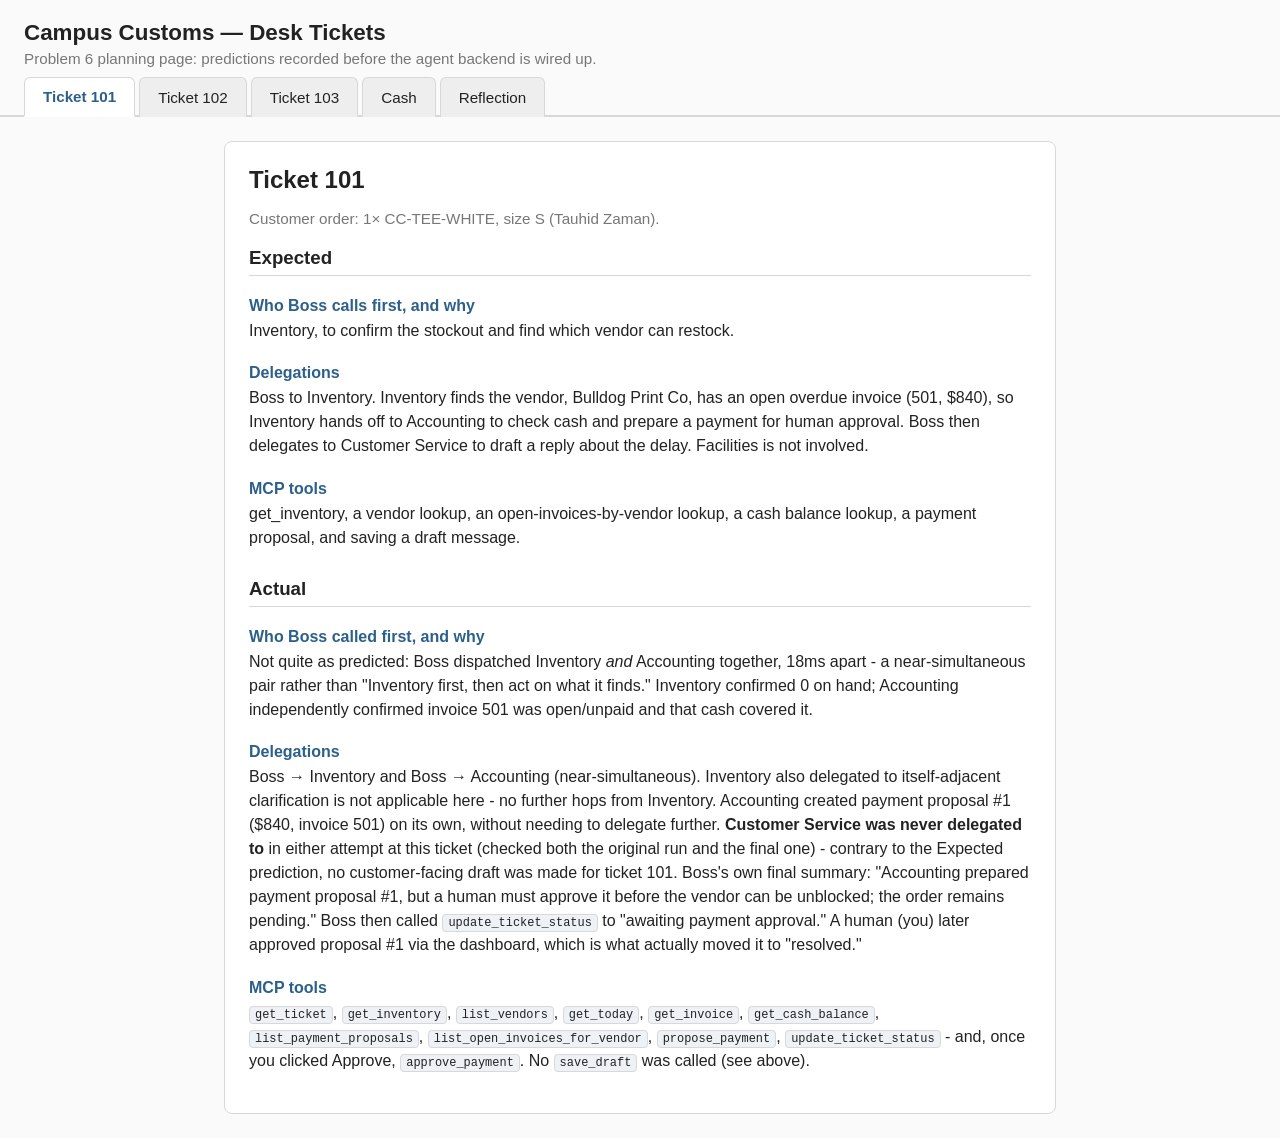
<file: output/desk_tickets.html>
<!DOCTYPE html>
<html lang="en">
<head>
<meta charset="UTF-8">
<title>Campus Customs — Desk Tickets</title>
<style>
  :root {
    --border: #d8d8d8;
    --bg: #fafafa;
    --accent: #2c5f8a;
    --text: #222;
    --muted: #777;
  }
  * { box-sizing: border-box; }
  body {
    font-family: -apple-system, Segoe UI, Helvetica, Arial, sans-serif;
    margin: 0;
    padding: 0;
    background: var(--bg);
    color: var(--text);
  }
  header {
    padding: 20px 24px 8px 24px;
  }
  header h1 {
    margin: 0 0 4px 0;
    font-size: 1.4em;
  }
  header p {
    margin: 0;
    color: var(--muted);
    font-size: 0.95em;
  }
  nav.tabs {
    display: flex;
    gap: 4px;
    padding: 0 24px;
    border-bottom: 2px solid var(--border);
    flex-wrap: wrap;
  }
  nav.tabs button {
    font: inherit;
    font-size: 0.95em;
    padding: 10px 18px;
    border: 1px solid var(--border);
    border-bottom: none;
    background: #eee;
    color: var(--text);
    cursor: pointer;
    border-radius: 6px 6px 0 0;
    position: relative;
    top: 2px;
  }
  nav.tabs button.active {
    background: #fff;
    border-bottom: 2px solid #fff;
    font-weight: 600;
    color: var(--accent);
  }
  main {
    max-width: 880px;
    margin: 0 auto;
    padding: 24px;
  }
  .tab-panel {
    display: none;
    background: #fff;
    border: 1px solid var(--border);
    border-radius: 8px;
    padding: 24px;
  }
  .tab-panel.active {
    display: block;
  }
  .tagline {
    color: var(--muted);
    font-size: 0.95em;
    margin-top: -4px;
    margin-bottom: 20px;
  }
  h2 {
    margin-top: 0;
  }
  h3 {
    border-bottom: 1px solid var(--border);
    padding-bottom: 6px;
    margin-top: 28px;
  }
  h3:first-of-type {
    margin-top: 0;
  }
  h4 {
    margin-bottom: 4px;
    color: var(--accent);
    font-size: 1em;
  }
  .field {
    margin-bottom: 16px;
  }
  .field p {
    margin: 0;
    line-height: 1.5;
  }
  .placeholder {
    color: var(--muted);
    font-style: italic;
  }
  .coming-later {
    color: var(--muted);
    font-style: italic;
  }
  code {
    background: #eef2f6;
    border: 1px solid var(--border);
    border-radius: 4px;
    padding: 1px 5px;
    font-size: 0.92em;
  }
  #reflection ul {
    margin: 0 0 16px 0;
    padding-left: 22px;
  }
  #reflection li {
    margin-bottom: 8px;
    line-height: 1.5;
  }
  #reflection p {
    line-height: 1.55;
    margin: 0 0 14px 0;
  }
</style>
</head>
<body>

<header>
  <h1>Campus Customs — Desk Tickets</h1>
  <p>Problem 6 planning page: predictions recorded before the agent backend is wired up.</p>
</header>

<nav class="tabs">
  <button class="tab-btn active" data-tab="t101">Ticket 101</button>
  <button class="tab-btn" data-tab="t102">Ticket 102</button>
  <button class="tab-btn" data-tab="t103">Ticket 103</button>
  <button class="tab-btn" data-tab="cash">Cash</button>
  <button class="tab-btn" data-tab="reflection">Reflection</button>
</nav>

<main>

  <section id="t101" class="tab-panel active">
    <h2>Ticket 101</h2>
    <p class="tagline">Customer order: 1× CC-TEE-WHITE, size S (Tauhid Zaman).</p>

    <h3>Expected</h3>

    <div class="field">
      <h4>Who Boss calls first, and why</h4>
      <p>Inventory, to confirm the stockout and find which vendor can restock.</p>
    </div>

    <div class="field">
      <h4>Delegations</h4>
      <p>Boss to Inventory. Inventory finds the vendor, Bulldog Print Co, has an open overdue invoice (501, $840), so Inventory hands off to Accounting to check cash and prepare a payment for human approval. Boss then delegates to Customer Service to draft a reply about the delay. Facilities is not involved.</p>
    </div>

    <div class="field">
      <h4>MCP tools</h4>
      <p>get_inventory, a vendor lookup, an open-invoices-by-vendor lookup, a cash balance lookup, a payment proposal, and saving a draft message.</p>
    </div>

    <h3>Actual</h3>

    <div class="field">
      <h4>Who Boss called first, and why</h4>
      <p>Not quite as predicted: Boss dispatched Inventory <em>and</em> Accounting together, 18ms apart - a near-simultaneous pair rather than "Inventory first, then act on what it finds." Inventory confirmed 0 on hand; Accounting independently confirmed invoice 501 was open/unpaid and that cash covered it.</p>
    </div>

    <div class="field">
      <h4>Delegations</h4>
      <p>Boss &rarr; Inventory and Boss &rarr; Accounting (near-simultaneous). Inventory also delegated to itself-adjacent clarification is not applicable here - no further hops from Inventory. Accounting created payment proposal #1 ($840, invoice 501) on its own, without needing to delegate further. <strong>Customer Service was never delegated to</strong> in either attempt at this ticket (checked both the original run and the final one) - contrary to the Expected prediction, no customer-facing draft was made for ticket 101. Boss's own final summary: "Accounting prepared payment proposal #1, but a human must approve it before the vendor can be unblocked; the order remains pending." Boss then called <code>update_ticket_status</code> to "awaiting payment approval." A human (you) later approved proposal #1 via the dashboard, which is what actually moved it to "resolved."</p>
    </div>

    <div class="field">
      <h4>MCP tools</h4>
      <p><code>get_ticket</code>, <code>get_inventory</code>, <code>list_vendors</code>, <code>get_today</code>, <code>get_invoice</code>, <code>get_cash_balance</code>, <code>list_payment_proposals</code>, <code>list_open_invoices_for_vendor</code>, <code>propose_payment</code>, <code>update_ticket_status</code> - and, once you clicked Approve, <code>approve_payment</code>. No <code>save_draft</code> was called (see above).</p>
    </div>
  </section>

  <section id="t102" class="tab-panel">
    <h2>Ticket 102</h2>
    <p class="tagline">Rent notice: lease 1, Chapel Street shop (Elm City Properties).</p>

    <h3>Expected</h3>

    <div class="field">
      <h4>Who Boss calls first, and why</h4>
      <p>Facilities, because it owns leases and rent.</p>
    </div>

    <div class="field">
      <h4>Delegations</h4>
      <p>Boss to Facilities. Facilities hands off to Accounting to check cash and prepare the rent payment for human approval. Inventory and Customer Service are not involved.</p>
    </div>

    <div class="field">
      <h4>MCP tools</h4>
      <p>get_lease, a cash balance lookup, and a payment proposal.</p>
    </div>

    <h3>Actual</h3>

    <div class="field">
      <h4>Who Boss called first, and why</h4>
      <p>Matches the prediction's intent, with a wrinkle: Boss dispatched Facilities <em>and</em> Accounting together, 42ms apart, rather than Facilities alone first. Facilities confirmed the lease details; Accounting checked cash in parallel.</p>
    </div>

    <div class="field">
      <h4>Delegations</h4>
      <p>Boss &rarr; Facilities and Boss &rarr; Accounting (near-simultaneous), then one extra round-trip that wasn't predicted: Accounting &rarr; Facilities (re-asking lease details it could have gotten from Boss's original question) and Facilities &rarr; Accounting (confirming cash again) before Accounting settled and created payment proposal #2 ($2,400, lease 1). Inventory and Customer Service were correctly not involved, matching the prediction. Boss's final summary: "Accounting found that rent proposal #2 is already pending and needs human approval; no payment has been made," then called <code>update_ticket_status</code> to "awaiting payment approval." You later approved proposal #2 via the dashboard, moving it to "resolved."</p>
    </div>

    <div class="field">
      <h4>MCP tools</h4>
      <p><code>get_ticket</code>, <code>get_today</code>, <code>get_lease</code>, <code>get_cash_balance</code>, <code>list_payment_proposals</code>, <code>propose_payment</code>, <code>update_ticket_status</code> - and, once approved, <code>approve_payment</code>.</p>
    </div>
  </section>

  <section id="t103" class="tab-panel">
    <h2>Ticket 103</h2>
    <p class="tagline">Price-override request: 20× CC-HOOD-NAVY, size M, bulk discount (Yale AI Club).</p>

    <h3>Expected</h3>

    <div class="field">
      <h4>Who Boss calls first, and why</h4>
      <p>Inventory, because the shortfall of 12 decides whether we can fill the order at all.</p>
    </div>

    <div class="field">
      <h4>Delegations</h4>
      <p>Boss to Inventory to confirm stock, the shortfall, and the vendor (Bulldog Print Co, which is also tied to invoice 501). Boss then to Accounting to check the discount against the $22 cost and $58 list price and to check cash. Boss then to Customer Service to draft the reply. Facilities is not involved.</p>
    </div>

    <div class="field">
      <h4>MCP tools</h4>
      <p>get_inventory, get_pricing, a vendor lookup, a cash balance lookup, an open-invoices lookup, and saving a draft message.</p>
    </div>

    <div class="field">
      <h4>Cash note</h4>
      <p>Restocking 12 hoodies at $22 is about $264, but after rent and invoice 501 only about $160 of cash is left. I expect Accounting to flag the restock as unaffordable and the Boss to offer a partial fulfillment from the 8 in stock, with the discount kept above cost.</p>
    </div>

    <h3>Actual</h3>

    <p class="field" style="font-style: italic; color: var(--muted);">Note: this ticket needed four attempts total to reach its current final decision. (1) A pre-fix attempt hit a request-limit error after a Boss self-delegation bug. (2) A second attempt reached "awaiting pricing decision" and genuinely stopped there, because at that point Accounting had no discount-floor policy to apply. (3) A third attempt, run after the 30%-over-cost discount floor was added, resolved it at $50/unit. (4) After the Accounting&harr;Inventory delegation loop from attempt 3 was addressed in the prompts, the ticket was reopened and rerun once more to confirm the fix - described below - landing on $40/unit instead. Earlier attempts are kept in <code>output/audit_trail.json</code> for the full history; this section describes only the current, live result.</p>

    <div class="field">
      <h4>Who Boss called first, and why</h4>
      <p>Matches the prediction: Boss delegated to Inventory first (confirm stock/shortfall), waited for its result, then delegated to Accounting.</p>
    </div>

    <div class="field">
      <h4>Delegations</h4>
      <p>Boss &rarr; Inventory, then Boss &rarr; Accounting, matching the prediction. The targeted fix worked partially: Accounting &rarr; Inventory &rarr; Accounting happened <strong>once</strong> this run (down from three round-trips before) - a real improvement. But the ticket still used its full 6-delegation budget, because Customer Service then delegated to Inventory on its own (to confirm stock before drafting, which is legitimate per its own instructions, just not something the earlier fix was aimed at). Boss &rarr; Customer Service for the draft, matching the prediction.</p>
    </div>

    <div class="field">
      <h4>MCP tools</h4>
      <p><code>get_ticket</code>, <code>get_inventory</code>, <code>get_today</code>, <code>list_vendors</code>, <code>list_open_invoices_for_vendor</code>, <code>get_pricing</code>, <code>get_cash_balance</code>, <code>save_draft</code>, <code>update_ticket_status</code>. No <code>propose_payment</code> was called - correctly, since the final decision needed no payment at all.</p>
    </div>

    <div class="field">
      <h4>Cash note</h4>
      <p>Matches the prediction closely. Accounting priced the 8 available hoodies at <strong>$40.00</strong> each this run (above the 30% floor of $28.60; a different, also-valid number than the $50 chosen in the previous attempt - Accounting has discretion between the floor and list price), and declined the 12-unit shortfall: restocking would cost an estimated $264 against a $160 cash balance, so no restock was proposed - correctly noting there's no purchase-order tool to even action one. Worth flagging honestly: Boss itself caught that Customer Service's draft this run (draft #3) left out the price and the restock rationale entirely, and explicitly noted in its own summary "do not use as-is" - a good instance of Boss's own quality check catching a weaker draft, though the draft actually sitting on the board is incomplete.</p>
    </div>
  </section>

  <section id="cash" class="tab-panel">
    <h2>Cash</h2>

    <div class="field">
      <h4>Starting balance (after reset)</h4>
      <p><strong>$3,400.00</strong> - the original value in <code>data/campus_customs.db</code>, confirmed right after the working copy was reset.</p>
    </div>

    <div class="field">
      <h4>What changed, ticket by ticket</h4>
      <ul>
        <li><strong>Ticket 101</strong>: &minus;$840.00 - invoice 501 (Bulldog Print Co, CC-TEE-WHITE rush reprint), payment proposal #1, approved by Shraya.</li>
        <li><strong>Ticket 102</strong>: &minus;$2,400.00 - rent for lease 1 (Chapel Street shop, Elm City Properties), payment proposal #2, approved by Shraya.</li>
        <li><strong>Ticket 103</strong>: $0.00 - no payment proposal was created; the final decision (partial fulfillment at $40/unit, decline the restock) involves no cash movement at all.</li>
      </ul>
    </div>

    <div class="field">
      <h4>Ending balance</h4>
      <p><strong>$3,400.00 &minus; $840.00 &minus; $2,400.00 = $160.00.</strong> This matches <code>cash_accounts.balance</code> in the live working database exactly - the math adds up and nothing is missing or extra. <code>payments</code> has exactly 2 rows (the invoice and the rent), both <code>approved_by: "Shraya"</code>, and both payment proposals are marked <code>status: "paid"</code>.</p>
    </div>

    <div class="field">
      <h4>Order I actually approved these in</h4>
      <p>I resolved ticket 102 (rent) first, then 101, then 103 - rent was the larger amount, so I wanted to clear it first. The agents themselves ran Boss on 101 before 102 (see each ticket's "Actual" tab), but my own approvals went in the opposite order. That's visible in the database itself, not just my memory of it: <code>payments.id</code> is a strict insertion order, and payment <code>id=1</code> is the <strong>rent</strong> ($2,400) while <code>id=2</code> is the <strong>invoice</strong> ($840) - confirming rent was approved first.</p>
    </div>
  </section>

  <section id="reflection" class="tab-panel">
    <h2>Reflection</h2>

    <h3>1. How I'd judge the agents on each ticket</h3>
    <p>I looked at four things: did the agent pull correct facts from the database, did it stay in its lane, did it follow the shop rules, and did it waste steps. Rule-following mattered most because that's where real money is on the line.</p>
    <p><strong>Ticket 101 (Bulldog tee):</strong> This went well overall. Inventory confirmed CC-TEE-WHITE in size S has 0 in stock, and Accounting figured out that Bulldog Print Co won't ship because invoice 501 ($840, due 2026-08-28) is three days overdue. It proposed the payment, I approved it (second, after 102's rent), and cash dropped from $1,000 to $160. The miss is that Customer Service never got called, so Tauhid Zaman never got a draft reply about the delay. The ticket got resolved, but the customer was left hanging.</p>
    <p><strong>Ticket 102 (rent):</strong> Right answer, clumsy route. Facilities confirmed $2,400 due 2026-09-02, Accounting proposed the payment, I approved it first - rent was the larger amount, so I wanted to clear it before anything else - and cash went from $3,400 to $1,000. But it took 4 delegations, including an Accounting-to-Facilities round trip that asked for lease facts we already had.</p>
    <p><strong>Ticket 103 (hoodie discount):</strong> Worst start, decent finish. Run one crashed because the Boss delegated to itself and blew the request limit. Run two stopped at "awaiting pricing decision" because I hadn't given it a discount policy. After I added a self-delegation guard and a 30% margin floor over the $22 unit cost, the final run closed it: fill the 8 hoodies in stock at $40 each, decline the 12-unit shortfall (about $264 of restock against only $160 in cash), and no payment needed. Cash stayed at $160. One weak spot is that Customer Service's draft left out the price and reasoning, and the Boss itself flagged it as not usable as-is.</p>
    <p>Across every logged event, the agents stayed in their lanes: only Accounting proposed payments, only the Boss updated ticket status, only Customer Service saved drafts, and only a human approved payments.</p>

    <h3>2. Actual vs. Expected</h3>
    <p><strong>101:</strong> I expected Boss to Inventory first, then Inventory to Accounting, then Boss to Customer Service. In reality the Boss sent Inventory and Accounting out in parallel (18ms apart) and made only 2 delegations. I got the key part right: Inventory and Accounting were the right specialists and invoice 501 was the blocker. I was wrong about Customer Service, which I predicted but never ran. Facilities was correctly left out.</p>
    <p><strong>102:</strong> I expected Boss to Facilities to Accounting. Instead the Boss dispatched both at once, and then an unplanned Accounting-to-Facilities round trip happened, for 4 delegations total. The specialists were right, and Inventory and Customer Service were correctly skipped, but my plan was a lot simpler than what the agents did.</p>
    <p><strong>103:</strong> I expected Inventory first, then Accounting, then Customer Service. In the final run the first call matched exactly. What I didn't predict: the 30% margin floor, an extra Accounting-to-Inventory round trip, and Customer Service also calling Inventory, which brought it to 6 delegations. No payment was needed, which fits my cash reasoning. It also took four attempts when I'd pictured one clean run.</p>
    <p>My predictions were good on who would be involved and weak on how much back-and-forth there would be. Full connectivity made the agents chattier than I planned.</p>

    <h3>3. What would be simpler as one agent with tools</h3>
    <ul>
      <li>Ticket 102: It was basically "read lease 1, check the balance, propose $2,400." One agent calling <code>get_lease</code>, <code>get_cash_balance</code>, and <code>propose_payment</code> could do that in one pass instead of Accounting re-asking Facilities.</li>
      <li>Ticket 103's Accounting-to-Inventory round trip: A single agent could just call <code>get_inventory</code> and <code>list_vendors</code> itself.</li>
      <li>Ticket 103's Customer Service-to-Inventory hop: Inventory had already reported the stock earlier in the same run, so this was a repeat fetch.</li>
    </ul>
    <p>Those extra hops cost time (about 84 seconds over 7 agent invocations for 103, versus about 32 seconds over 4 for 101) and changed nothing about the outcome.</p>
    <p>Splitting did pay off in places. Each agent only had its own tools, so the hard rules were easy to enforce and approvals stayed with a human. Ticket 101's tangle (out of stock, blocked vendor, tight cash) also benefited from specialists gathering facts in parallel. But for a shop this small, one agent would have been enough for 102 and probably 103.</p>

    <h3>4. Three new problems this team could handle</h3>
    <ul>
      <li><strong>Another overdue vendor invoice:</strong> If QuickShip CT or Bulldog had a new open invoice, the team could find it with <code>list_open_invoices_for_vendor</code>, compare it to cash, and propose payment for approval, same as 101.</li>
      <li><strong>A second rent notice:</strong> Next month's rent or a new lease notice uses <code>get_lease</code>, <code>get_cash_balance</code>, and <code>propose_payment</code>, and the team would catch it if cash couldn't cover the amount.</li>
      <li><strong>Another bulk discount on a different SKU:</strong> With <code>get_inventory</code>, <code>get_pricing</code>, and the 30% margin floor, the Boss could fill what's in stock, price above cost, and have Customer Service draft a reply, like 103.</li>
    </ul>

    <h3>5. Three new problems it couldn't handle, and what I'd add</h3>
    <ul>
      <li><strong>A cash shortfall:</strong> After 101 and 102 I had $160, and the $264 hoodie restock was out of reach. Cash only goes out in this model, so nothing can fix that. I'd add an Accounts Receivable agent with a <code>record_incoming_payment</code> tool (still needing human approval) and a way to check what customers owe us.</li>
      <li><strong>Picking a supplier and restocking properly:</strong> There's no SKU-to-vendor table, so matching depends on free text in <code>vendors.specialty</code>, and QuickShip CT's courier role never got used. I'd add a Sourcing agent with tools like <code>get_vendor_catalog</code> and <code>request_quote</code>, plus a <code>purchase_orders</code> table, so restocks become real orders with lead times instead of an inferred "about 2026-09-05."</li>
      <li><strong>Actually contacting customers and vendors:</strong> Drafts stay on the board and nothing gets sent, which was the right rule, but Tauhid Zaman never heard about his delay. I'd add an Outbound Comms agent with a <code>send_message</code> tool that only works on a draft a human has approved, and logs what was sent.</li>
    </ul>
  </section>

</main>

<script>
  var buttons = document.querySelectorAll('.tab-btn');
  var panels = document.querySelectorAll('.tab-panel');
  for (var i = 0; i < buttons.length; i++) {
    buttons[i].addEventListener('click', function (event) {
      var target = event.currentTarget.getAttribute('data-tab');
      for (var j = 0; j < buttons.length; j++) {
        buttons[j].classList.remove('active');
      }
      for (var k = 0; k < panels.length; k++) {
        panels[k].classList.remove('active');
      }
      event.currentTarget.classList.add('active');
      document.getElementById(target).classList.add('active');
    });
  }
</script>

</body>
</html>
</file>
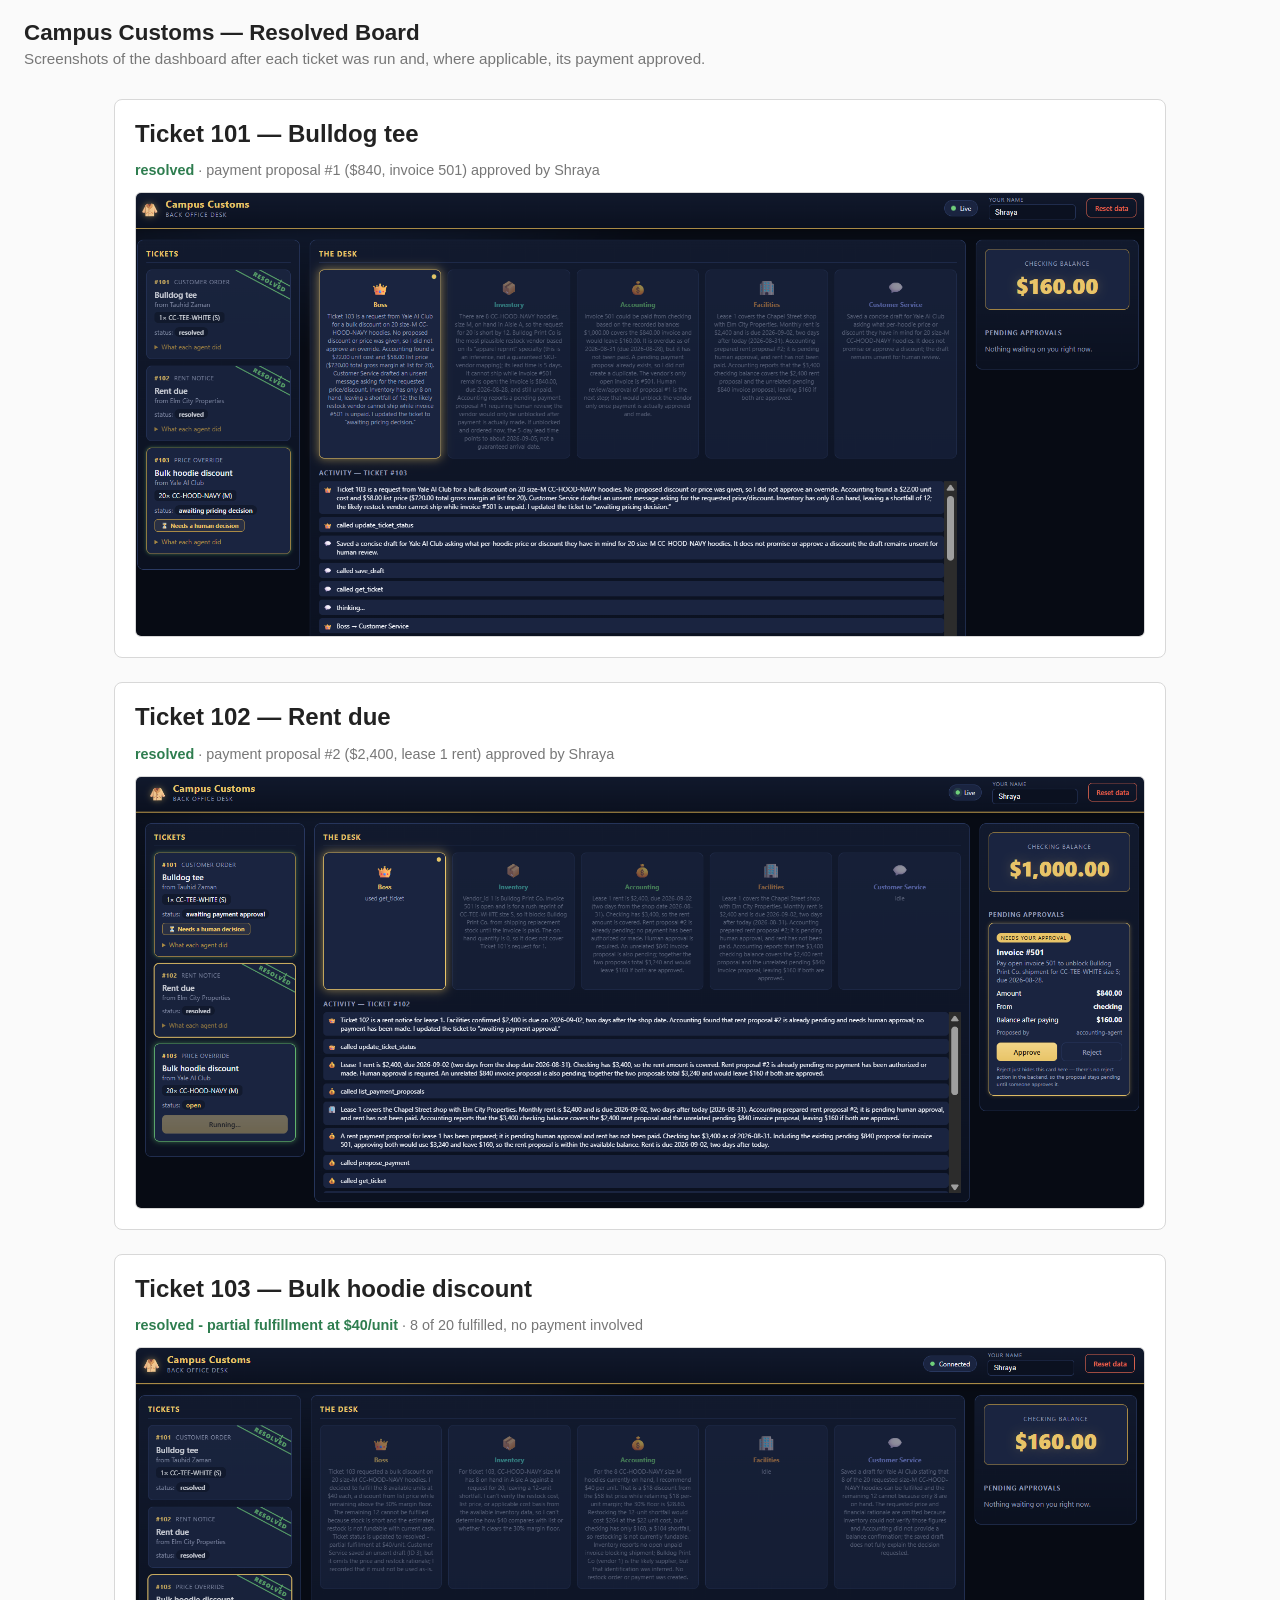
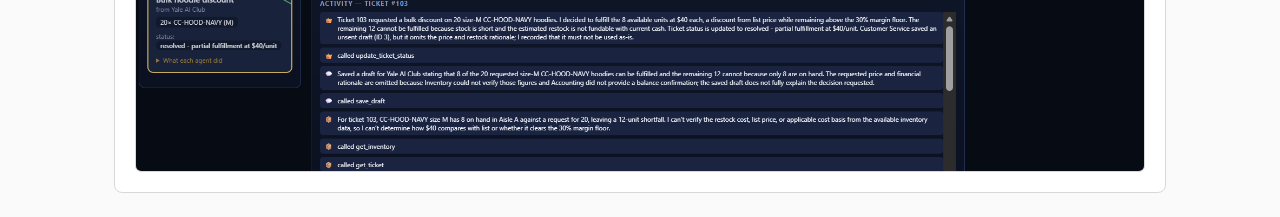
<file: output/resolved_board.html>
<!DOCTYPE html>
<html lang="en">
<head>
<meta charset="UTF-8">
<title>Campus Customs — Resolved Board</title>
<style>
  :root {
    --border: #d8d8d8;
    --bg: #fafafa;
    --accent: #2c5f8a;
    --text: #222;
    --muted: #777;
    --green: #2e7d4f;
  }
  * { box-sizing: border-box; }
  body {
    font-family: -apple-system, Segoe UI, Helvetica, Arial, sans-serif;
    margin: 0;
    padding: 0;
    background: var(--bg);
    color: var(--text);
  }
  header {
    padding: 20px 24px 8px 24px;
  }
  header h1 {
    margin: 0 0 4px 0;
    font-size: 1.4em;
  }
  header p {
    margin: 0;
    color: var(--muted);
    font-size: 0.95em;
  }
  main {
    max-width: 1100px;
    margin: 0 auto;
    padding: 24px;
    display: flex;
    flex-direction: column;
    gap: 24px;
  }
  .ticket-block {
    background: #fff;
    border: 1px solid var(--border);
    border-radius: 8px;
    padding: 20px;
  }
  .ticket-block h2 {
    margin: 0 0 4px 0;
  }
  .ticket-block .meta {
    color: var(--muted);
    font-size: 0.9em;
    margin-bottom: 14px;
  }
  .ticket-block .status {
    color: var(--green);
    font-weight: 600;
  }
  .ticket-block img {
    display: block;
    max-width: 100%;
    border: 1px solid var(--border);
    border-radius: 6px;
  }
  .missing {
    color: #a33;
    font-style: italic;
    padding: 40px;
    text-align: center;
    border: 1px dashed #a33;
    border-radius: 6px;
  }
</style>
</head>
<body>

<header>
  <h1>Campus Customs — Resolved Board</h1>
  <p>Screenshots of the dashboard after each ticket was run and, where applicable, its payment approved.</p>
</header>

<main>

  <div class="ticket-block">
    <h2>Ticket 101 &mdash; Bulldog tee</h2>
    <p class="meta"><span class="status">resolved</span> &middot; payment proposal #1 ($840, invoice 501) approved by Shraya</p>
    <img src="Ticket 101 - resolved.png" alt="Ticket 101 resolved screenshot"
         onerror="this.outerHTML='&lt;p class=&quot;missing&quot;&gt;Missing: Ticket 101 - resolved.png&lt;/p&gt;'">
  </div>

  <div class="ticket-block">
    <h2>Ticket 102 &mdash; Rent due</h2>
    <p class="meta"><span class="status">resolved</span> &middot; payment proposal #2 ($2,400, lease 1 rent) approved by Shraya</p>
    <img src="Ticket 102 - resolved.png" alt="Ticket 102 resolved screenshot"
         onerror="this.outerHTML='&lt;p class=&quot;missing&quot;&gt;Missing: Ticket 102 - resolved.png&lt;/p&gt;'">
  </div>

  <div class="ticket-block">
    <h2>Ticket 103 &mdash; Bulk hoodie discount</h2>
    <p class="meta"><span class="status">resolved - partial fulfillment at $40/unit</span> &middot; 8 of 20 fulfilled, no payment involved</p>
    <img src="Ticket 103 - resolved.png" alt="Ticket 103 resolved screenshot"
         onerror="this.outerHTML='&lt;p class=&quot;missing&quot;&gt;Missing: Ticket 103 - resolved.png&lt;/p&gt;'">
  </div>

</main>

</body>
</html>
</file>
